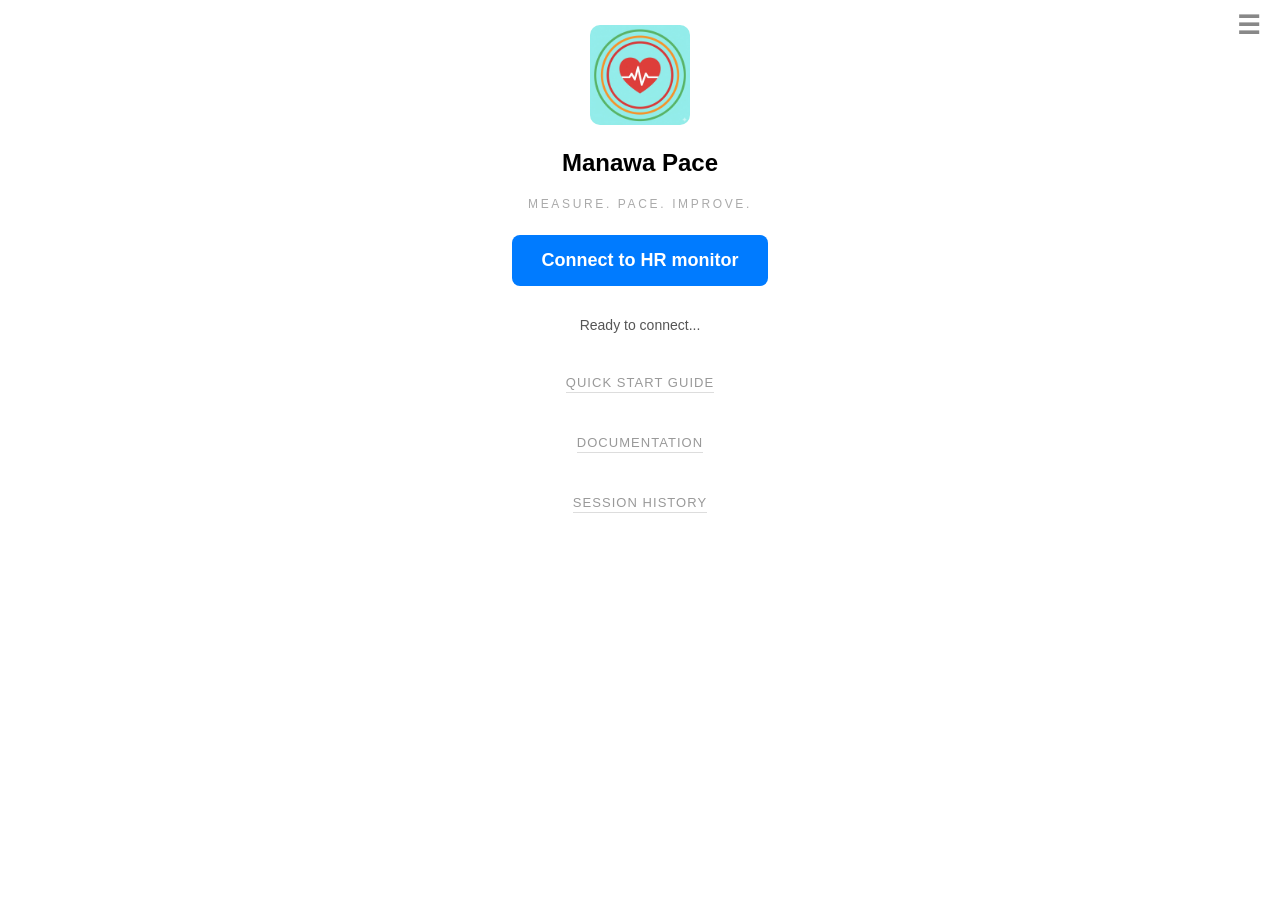
<file: index.html>
<!DOCTYPE html>
<html lang="en">
<head>
    <meta charset="UTF-8">
    <title>Manawa Pace – Heart Rate Pacing & Breathing for Autonomic Health</title>
    <meta name="description" content="Free open-source heart rate pacing and breathing tool, built around the unstable HR patterns of autonomic dysregulation. Relevant to people managing POTS, Long COVID, ME/CFS, Post-Concussion Syndrome, and similar conditions. Connect a Bluetooth chest strap. Measure. Pace. Improve.">
    <meta name="viewport" content="width=device-width, initial-scale=1">
    <meta name="theme-color" content="#000000">
    <meta name="mobile-web-app-capable" content="yes">

    <!-- Canonical -->
    <link rel="canonical" href="https://manawapace.app/">

    <!-- Open Graph -->
    <meta property="og:title" content="Manawa Pace – Heart Rate Pacing & Breathing for Autonomic Health">
    <meta property="og:description" content="Free open-source heart rate pacing and breathing tool, built around the unstable HR patterns of autonomic dysregulation. Relevant to people managing POTS, Long COVID, ME/CFS, Post-Concussion Syndrome, and similar conditions. Connect a Bluetooth chest strap. Measure. Pace. Improve.">
    <meta property="og:type" content="website">
    <meta property="og:url" content="https://manawapace.app/">
    <meta property="og:image" content="https://manawapace.app/og_image.png">
    <meta property="og:image:width" content="1200">
    <meta property="og:image:height" content="630">

    <!-- JSON-LD structured data -->
    <script type="application/ld+json">
    {
      "@context": "https://schema.org",
      "@type": "WebApplication",
      "name": "Manawa Pace",
      "description": "Free open-source heart rate pacing and breathing tool. Visualises HR patterns and supports user-configured exercise pacing. Relevant to people managing autonomic dysregulation, including POTS, Long COVID, ME/CFS, and Post-Concussion Syndrome. Not a medical device; does not diagnose, treat, or prevent any condition.",
      "applicationCategory": "HealthApplication",
      "operatingSystem": ["Android", "Windows", "macOS", "Linux"],
      "url": "https://manawapace.app/",
      "offers": {
        "@type": "Offer",
        "price": "0",
        "priceCurrency": "USD"
      }
    }
    </script>

    <link rel="manifest" href="/manifest.json">
    <link rel="icon" href="icon.png" type="image/png">
    <link rel="stylesheet" href="style.css">
    <link rel="stylesheet" href="summary.css">
</head>
<body>

    <div id="setupUI">
        <img src="icon.png" alt="Manawa Pace logo" />
        <h1>Manawa Pace</h1>
        <p class="app-tagline">Measure. Pace. Improve.</p>
        <button id="connectBtn">Connect to HR monitor</button>
        <p id="log">Ready to connect...</p>
        <div id="setupLinks">
            <a href="quick_start_guide.html">Quick Start Guide</a><br />
            <a href="about.html">Documentation</a><br />
            <a href="history.html">Session History</a>
        </div>
    </div>
    
    <div id="trainingUI">
        <h2 id="heartRateDisplay">--</h2>
        
        <div id="stateIndicatorContainer">
            <div id="stateIndicator" class="state-dot stopped"></div>
            <canvas id="hrGraphCanvas" width="90" height="120"></canvas>
            <svg id="speedometerSVG" viewBox="0 0 200 200" xmlns="http://www.w3.org/2000/svg">
                <line id="speedoNeedle" stroke="white" stroke-width="2" stroke-linecap="round"/>
                <path id="speedoArc" fill="none" stroke="white" stroke-linecap="round"/>
            </svg>
        </div>
        <div id="stateDescription"></div>
        <div id="coherenceDisplay" style="display:none;">
            <div id="coherenceRow">
                <span class="coherence-label"></span>
                <span id="coherenceValue" class="coherence-value">--%</span>
            </div>
            <div id="rfbProgress" style="display:none;">
                <svg width="48" height="48" viewBox="0 0 48 48">
                    <!-- Track ring -->
                    <circle cx="24" cy="24" r="20" fill="none"
                        stroke="#1a3a5c" stroke-width="4"/>
                    <!-- Progress arc — stroke-dasharray=125.66 (2π×20), dashoffset animated by JS -->
                    <circle id="rfbProgressArc" cx="24" cy="24" r="20" fill="none"
                        stroke="#1a7fff" stroke-width="4"
                        stroke-linecap="round"
                        stroke-dasharray="125.66"
                        stroke-dashoffset="125.66"
                        transform="rotate(-90 24 24)"/>
                </svg>
            </div>
        </div>
        
        <div id="restStatsContainer" class="timers-row" style="margin-bottom: 1vh;">
            <div class="stat-block">
                <div id="maxHrDisplay">--</div>
                <div class="timer-label">MAX HR</div>
            </div>
            <div class="stat-block">
                <div id="lagDisplay">--</div>
                <div class="timer-label">RECOVERY LAG</div>
            </div>
        </div>

        <div id="timersContainer">
            <div class="timers-row">
                <div class="timer-block" id="stateTimerBlock">
                    <div id="stateTimerDisplay">00:00</div>
                    <div class="timer-label">STATE</div>
                </div>
                <div class="timer-block">
                    <div id="sessionTimerDisplay">00:00</div>
                    <div class="timer-label">SESSION</div>
                </div>
            </div>
            <div class="timers-row">
                <div class="timer-block" id="activeTotalTimerBlock">
                    <div style="display:flex; align-items:baseline; justify-content:center;">
                        <div id="totalActiveTimerDisplay">00:00</div><span id="targetTimerIcon" style="display:none; font-size:0.45em; margin-left:4px; line-height:1;">𖣠</span>
                    </div>
                    <div class="timer-label" id="activeTotalLabel">ACTIVE TOTAL</div>
                </div>
            </div>
        </div>

        <div id="actionButtonsContainer">
            <button id="manualResetBtn" style="display: none;">&#8634;</button>
            <button id="toggleSessionBtn">Start Session</button>
        </div>
        <div id="activityDisplay"></div>
    </div>

    <!-- Activity selection modal -->
    <div id="activitySelectModal">
        <div id="activitySelectBox">
            <h3>Choose Activity</h3>
            <select id="activitySelectDropdown"></select>
            <div id="activitySelectDesc"></div>
            <div id="activitySelectActions">
                <button id="activitySelectCancelBtn">Cancel</button>
                <button id="activitySelectStartBtn">Start</button>
            </div>
        </div>
    </div>

    <!-- Resonance Breathing time-up modal -->
    <div id="rbTimeUpModal">
        <div id="rbTimeUpModalBox">
            <p>Your resonance breathing time is up.</p>
            <button class="modal-btn" id="rbTimeUpEndBtn">End session</button>
            <button class="modal-btn" id="rbTimeUpExtendBtn">Extend session</button>
        </div>
    </div>

    <!-- Pause / End / Cancel modal -->
    <div id="sessionModal">
        <div id="sessionModalBox">
            <p>What do you want to do?</p>
            <button class="modal-btn" id="modalPauseBtn">Pause</button>
            <button class="modal-btn" id="modalEndBtn">End session</button>
            <button class="modal-btn" id="modalCancelBtn">Cancel</button>
        </div>
    </div>

    <!-- Session Summary modal -->
    <div id="summaryModal">
        <div id="summaryModalBox">
            <h2 class="summary-title">Session Summary</h2>

            <!-- Summary tile injected here by showSummaryModal() via SummaryCard.buildCardHTML() -->
            <div id="summaryCardContainer"></div>

            <textarea id="summaryNotes" placeholder="Notes (optional)…" rows="3"></textarea>

            <div id="summaryError"></div>

            <div id="summaryActions">
                <button id="summaryDiscardBtn">Discard</button>
                <button id="summarySaveBtn">Save session</button>
            </div>
        </div>
    </div>

    <button id="homeBtn" style="display:none;">&#8962;</button>

    <script src="utils.js"></script>
    <script src="summary.js"></script>
    <script src="settings.js"></script>
    <script src="app.js?v=4"></script>
</body>
</html>
</file>
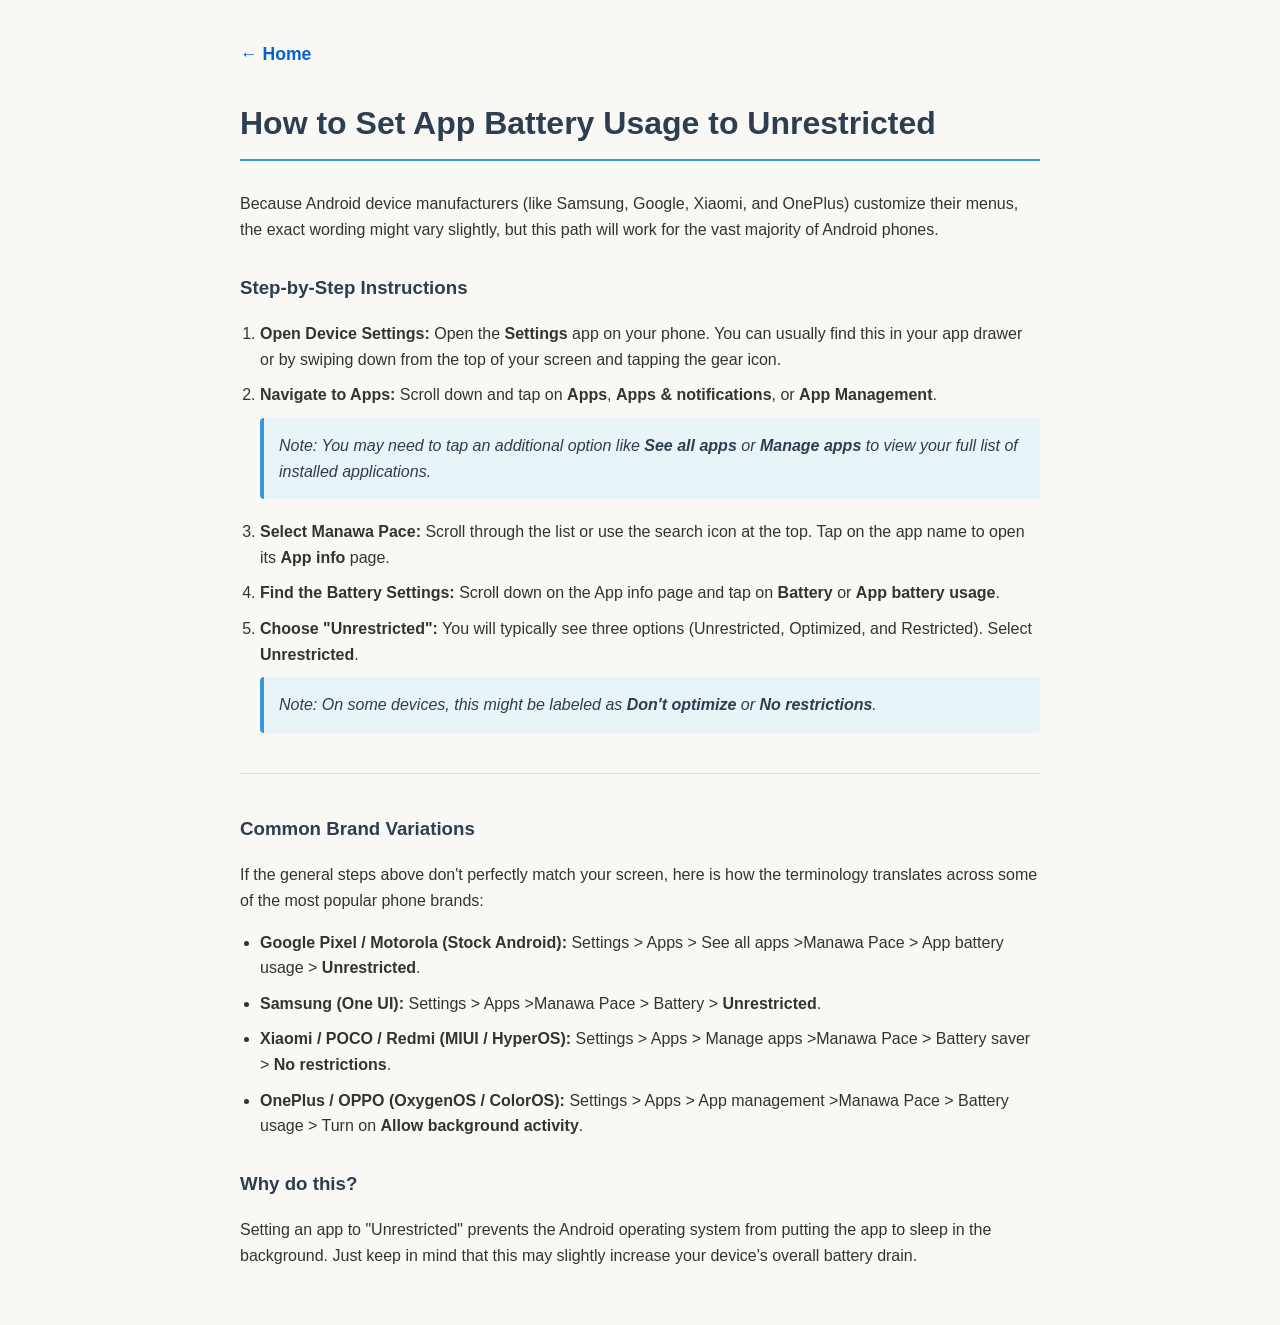
<file: battery_settings_guide.html>
<!DOCTYPE html>
<html lang="en">
<head>
    <meta charset="UTF-8">
    <meta name="viewport" content="width=device-width, initial-scale=1.0">
    <title>Android Battery Settings Guide</title>
    <style>
        body {
            font-family: -apple-system, BlinkMacSystemFont, "Segoe UI", Roboto, Helvetica, Arial, sans-serif;
            line-height: 1.6;
            color: #333;
            max-width: 800px;
            margin: 0 auto;
            padding: 40px 20px;
            background-color: #faf8f5;
        }
        header {
            margin-bottom: 30px;
        }
        .home-link {
            text-decoration: none;
            color: #0066cc;
            font-weight: 600;
            font-size: 1.1em;
        }
        .home-link:hover {
            text-decoration: underline;
        }
        h1, h3 {
            color: #2c3e50;
        }
        h1 {
            border-bottom: 2px solid #3498db;
            padding-bottom: 10px;
            margin-bottom: 30px;
        }
        h3 {
            margin-top: 30px;
        }
        ul, ol {
            padding-left: 20px;
        }
        li {
            margin-bottom: 10px;
        }
        .note-box {
            background-color: #e8f4f8;
            border-left: 4px solid #3498db;
            padding: 15px;
            margin: 10px 0 20px 0;
            border-radius: 4px;
            color: #2c3e50;
            font-style: italic;
        }
        hr {
            border: 0;
            height: 1px;
            background: #ddd;
            margin: 40px 0;
        }
    </style>
</head>
<body>
    <header>
        <a href="index.html" class="home-link">&larr; Home</a>
    </header>
    <h1>How to Set App Battery Usage to Unrestricted</h1>
    <p>Because Android device manufacturers (like Samsung, Google, Xiaomi, and OnePlus) customize their menus, the exact wording might vary slightly, but this path will work for the vast majority of Android phones.</p>

    <h3>Step-by-Step Instructions</h3>
    <ol>
        <li><strong>Open Device Settings:</strong> Open the <strong>Settings</strong> app on your phone. You can usually find this in your app drawer or by swiping down from the top of your screen and tapping the gear icon.</li>
        <li><strong>Navigate to Apps:</strong> Scroll down and tap on <strong>Apps</strong>, <strong>Apps & notifications</strong>, or <strong>App Management</strong>.
            <div class="note-box">Note: You may need to tap an additional option like <strong>See all apps</strong> or <strong>Manage apps</strong> to view your full list of installed applications.</div>
        </li>
        <li><strong>Select Manawa Pace:</strong> Scroll through the list or use the search icon at the top. Tap on the app name to open its <strong>App info</strong> page.</li>
        <li><strong>Find the Battery Settings:</strong> Scroll down on the App info page and tap on <strong>Battery</strong> or <strong>App battery usage</strong>.</li>
        <li><strong>Choose "Unrestricted":</strong> You will typically see three options (Unrestricted, Optimized, and Restricted). Select <strong>Unrestricted</strong>.
            <div class="note-box">Note: On some devices, this might be labeled as <strong>Don't optimize</strong> or <strong>No restrictions</strong>.</div>
        </li>
    </ol>

    <hr>

    <h3>Common Brand Variations</h3>
    <p>If the general steps above don't perfectly match your screen, here is how the terminology translates across some of the most popular phone brands:</p>
    <ul>
        <li><strong>Google Pixel / Motorola (Stock Android):</strong> Settings > Apps > See all apps >Manawa Pace > App battery usage > <strong>Unrestricted</strong>.</li>
        <li><strong>Samsung (One UI):</strong> Settings > Apps >Manawa Pace > Battery > <strong>Unrestricted</strong>.</li>
        <li><strong>Xiaomi / POCO / Redmi (MIUI / HyperOS):</strong> Settings > Apps > Manage apps >Manawa Pace > Battery saver > <strong>No restrictions</strong>.</li>
        <li><strong>OnePlus / OPPO (OxygenOS / ColorOS):</strong> Settings > Apps > App management >Manawa Pace > Battery usage > Turn on <strong>Allow background activity</strong>.</li>
    </ul>

    <h3>Why do this?</h3>
    <p>Setting an app to "Unrestricted" prevents the Android operating system from putting the app to sleep in the background. Just keep in mind that this may slightly increase your device's overall battery drain.</p>

</body>
</html>
</file>
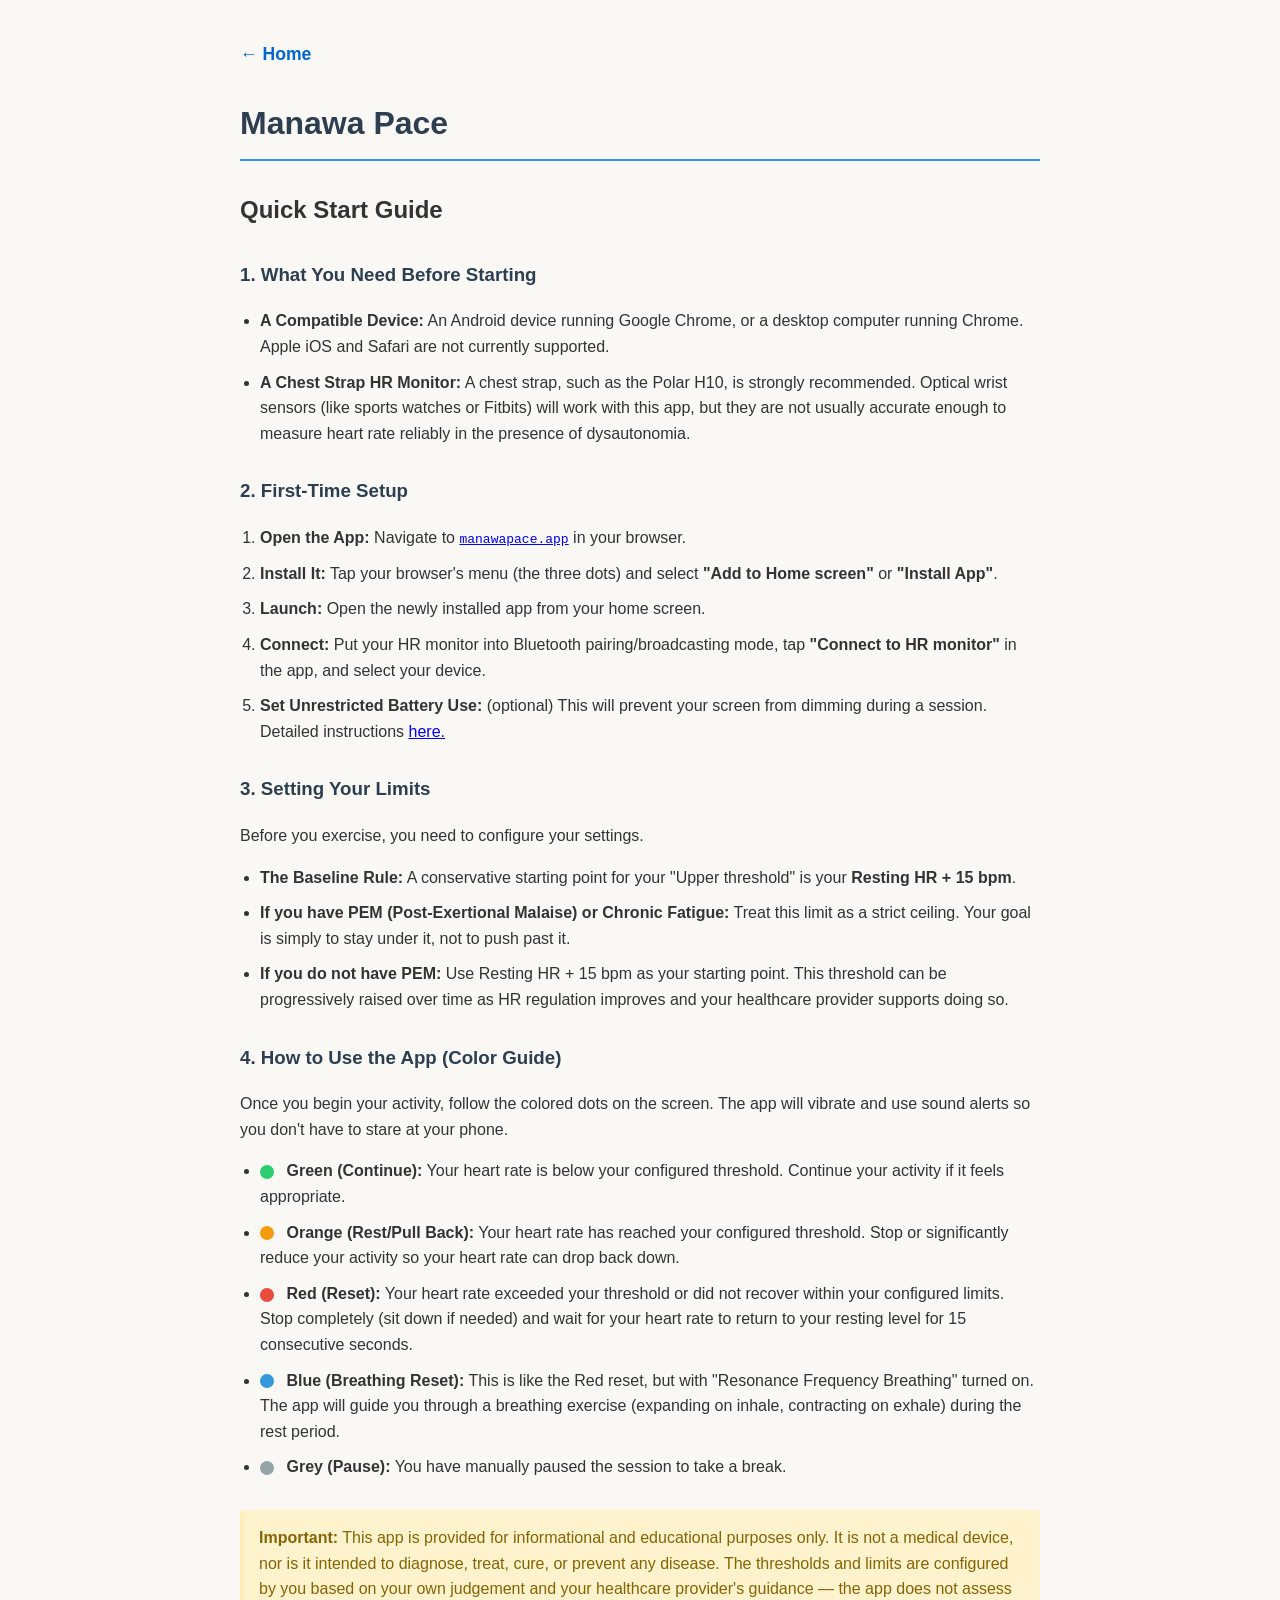
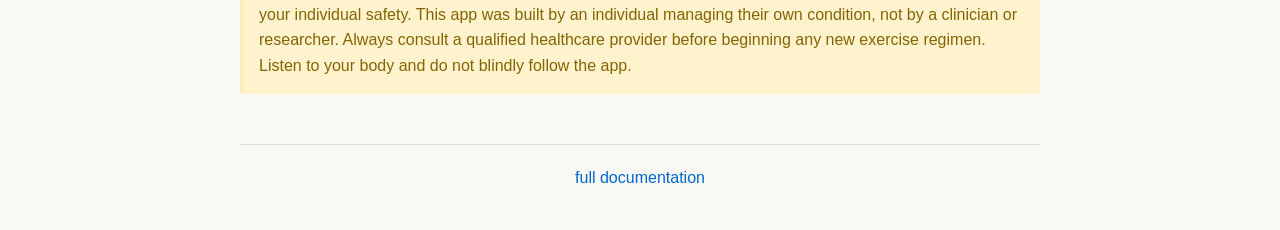
<file: quick_start_guide.html>
<!DOCTYPE html>
<html lang="en">
<head>
    <meta charset="UTF-8">
    <meta name="viewport" content="width=device-width, initial-scale=1.0">
    <link rel="icon" href="icon.png" type="image/png">
    <link rel="apple-touch-icon" href="icon.png">
    
    <title>Manawa Pace — Quick Start Guide</title>
    <style>
        body {
            font-family: -apple-system, BlinkMacSystemFont, "Segoe UI", Roboto, Helvetica, Arial, sans-serif;
            line-height: 1.6;
            color: #333;
            max-width: 800px;
            margin: 0 auto;
            padding: 40px 20px;
            background-color: #faf8f5;
        }
        header {
            margin-bottom: 30px;
        }
        .home-link {
            text-decoration: none;
            color: #0066cc;
            font-weight: 600;
            font-size: 1.1em;
        }
        .home-link:hover {
            text-decoration: underline;
        }
        h1, h3 {
            color: #2c3e50;
        }
        h1 {
            border-bottom: 2px solid #3498db;
            padding-bottom: 10px;
            margin-bottom: 30px;
        }
        h3 {
            margin-top: 30px;
        }
        .dot {
            display: inline-block;
            width: 14px;
            height: 14px;
            border-radius: 50%;
            margin-right: 8px;
            vertical-align: middle;
        }
        .dot-green { background-color: #2ecc71; }
        .dot-orange { background-color: #f39c12; }
        .dot-red { background-color: #e74c3c; }
        .dot-blue { background-color: #3498db; }
        .dot-grey { background-color: #95a5a6; }
        
        ul, ol {
            padding-left: 20px;
        }
        li {
            margin-bottom: 10px;
        }
        .warning-box {
            background-color: #fff3cd;
            border-left: 4px solid #ffeeba;
            padding: 15px;
            margin: 30px 0;
            border-radius: 4px;
            color: #856404;
        }
        footer {
            margin-top: 50px;
            padding-top: 20px;
            border-top: 1px solid #ddd;
            text-align: center;
        }
        footer a {
            text-decoration: none;
            color: #0066cc;
        }
        footer a:hover {
            text-decoration: underline;
        }
    </style>
</head>
<body>
    <header>
        <a href="index.html" class="home-link">&larr; Home</a>
    </header>

    <h1>Manawa Pace</h1>
    <h2>Quick Start Guide</h2>
    <h3>1. What You Need Before Starting</h3>
    <ul>
        <li><strong>A Compatible Device:</strong> An Android device running Google Chrome, or a desktop computer running Chrome. Apple iOS and Safari are not currently supported.</li>
        <li><strong>A Chest Strap HR Monitor:</strong> A chest strap, such as the Polar H10, is strongly recommended. Optical wrist sensors (like sports watches or Fitbits) will work with this app, but they are not usually accurate enough to measure heart rate reliably in the presence of dysautonomia.</li>
    </ul>

    <h3>2. First-Time Setup</h3>
    <ol>
        <li><strong>Open the App:</strong> Navigate to <a href="https://manawapace.app/"><code>manawapace.app</code></a> in your browser.</li>
        <li><strong>Install It:</strong> Tap your browser's menu (the three dots) and select <strong>"Add to Home screen"</strong> or <strong>"Install App"</strong>.</li>
        <li><strong>Launch:</strong> Open the newly installed app from your home screen.</li>
        <li><strong>Connect:</strong> Put your HR monitor into Bluetooth pairing/broadcasting mode, tap <strong>"Connect to HR monitor"</strong> in the app, and select your device.</li>
        <li><strong>Set Unrestricted Battery Use:</strong> (optional) This will prevent your screen from dimming during a session. Detailed instructions <a href="https://manawapace.app/battery_settings_guide.html">here.</a></li>
    </ol>

    <h3>3. Setting Your Limits</h3>
    <p>Before you exercise, you need to configure your settings.</p>
    <ul>
        <li><strong>The Baseline Rule:</strong> A conservative starting point for your "Upper threshold" is your <strong>Resting HR + 15 bpm</strong>.</li>
        <li><strong>If you have PEM (Post-Exertional Malaise) or Chronic Fatigue:</strong> Treat this limit as a strict ceiling. Your goal is simply to stay under it, not to push past it.</li>
        <li><strong>If you do not have PEM:</strong> Use Resting HR + 15 bpm as your starting point. This threshold can be progressively raised over time as HR regulation improves and your healthcare provider supports doing so.</li>
    </ul>

    <h3>4. How to Use the App (Color Guide)</h3>
    <p>Once you begin your activity, follow the colored dots on the screen. The app will vibrate and use sound alerts so you don't have to stare at your phone.</p>
    <ul>
        <li><span class="dot dot-green"></span> <strong>Green (Continue):</strong> Your heart rate is below your configured threshold. Continue your activity if it feels appropriate.</li>
        <li><span class="dot dot-orange"></span> <strong>Orange (Rest/Pull Back):</strong> Your heart rate has reached your configured threshold. Stop or significantly reduce your activity so your heart rate can drop back down.</li>
        <li><span class="dot dot-red"></span> <strong>Red (Reset):</strong> Your heart rate exceeded your threshold or did not recover within your configured limits. Stop completely (sit down if needed) and wait for your heart rate to return to your resting level for 15 consecutive seconds.</li>
        <li><span class="dot dot-blue"></span> <strong>Blue (Breathing Reset):</strong> This is like the Red reset, but with "Resonance Frequency Breathing" turned on. The app will guide you through a breathing exercise (expanding on inhale, contracting on exhale) during the rest period.</li>
        <li><span class="dot dot-grey"></span> <strong>Grey (Pause):</strong> You have manually paused the session to take a break.</li>
    </ul>

    <div class="warning-box">
        <strong>Important:</strong> This app is provided for informational and educational purposes only. It is not a medical device, nor is it intended to diagnose, treat, cure, or prevent any disease. The thresholds and limits are configured by you based on your own judgement and your healthcare provider's guidance — the app does not assess your individual safety. This app was built by an individual managing their own condition, not by a clinician or researcher. Always consult a qualified healthcare provider before beginning any new exercise regimen. Listen to your body and do not blindly follow the app.
    </div>

    <footer>
        <a href="about.html">full documentation</a>
    </footer>
</body>
</html>
</file>
<file: style.css>
body { font-family: sans-serif; text-align: center; margin: 0; background-color: white; transition: background-color 0.3s; overscroll-behavior-y: none;
-webkit-user-select: none;
  user-select: none;
  touch-action: manipulation; /* disables double-tap zoom */
} 
button { cursor: pointer; border: none; font-weight: bold; }

#setupUI { 
    margin-top: 25px; 
    margin-bottom: 10px; 
}
#setupUI h1 { font-size: 1.5em; margin: 0.83em 0; }
#setupUI img { 
    width: 100px;
    height: 100px;
    border-radius: 10px; 
}
.app-tagline {
    font-size: 12px;
    letter-spacing: 0.22em;
    color: #aaa;
    text-transform: uppercase;
    margin: 0 0 24px;
    font-: normal;
}
#connectBtn { padding: 15px 30px; font-size: 18px; border-radius: 8px; background: #007bff; color: white; }
#log { margin-top: 30px; color: #555; font-size: 14px; padding: 0 20px; word-wrap: break-word; line-height: 1.4; }
.error { color: red; font-weight: bold; }

#aboutLink {
    display: inline-block;
    margin-top: 40px;
    font-size: 13px;
    color: #999;
    text-decoration: none;
    letter-spacing: 0.08em;
    text-transform: uppercase;
    border-bottom: 1px solid #ddd;
    padding-bottom: 2px;
    transition: color 0.2s, border-color 0.2s;
}
#aboutLink:hover { color: #007bff; border-color: #007bff; }

#homeBtn {
    position: fixed;
    top: 10px; left: 12px;
    z-index: 200;
    background: transparent;
    color: #888;
    font-size: 26px;
    padding: 2px 8px;
    border-radius: 6px;
    line-height: 1;
    transition: color 0.2s;
}
#homeBtn:hover { color: white; }

#trainingUI { display: none; }

body.connected { background-color: black; color: white; }
body.connected #setupUI { display: none; }
body.connected #trainingUI {
    display: flex; flex-direction: column; align-items: center; justify-content: flex-start;
    height: 100vh; padding-top: 2vh; box-sizing: border-box;
}

#heartRateDisplay { font-size: 25vw; margin: 0; line-height: 1; }

#stateIndicatorContainer {
    position: relative;
    width: 200px;
    height: 200px;
    margin-top: calc(3vh - 20px);
    margin-right: 0;
    margin-bottom: calc(3vh - 40px);
    margin-left: 0;
    flex-shrink: 0;
}

/* HR history graph — 90×120 canvas centred on the 120×120 state dot.
   Dot centre in the 200×200 container = (100, 100).
   Canvas left = 100 − 45 = 55px, top = 100 − 60 = 40px. */
#hrGraphCanvas {
    position: absolute;
    left: 55px;
    top: 40px;
    pointer-events: none;
    z-index: 1;
}

#speedometerSVG {
    position: absolute;
    top: 0; left: 0;
    width: 200px; height: 200px;
    pointer-events: none;
}

.state-dot {
    position: absolute;
    top: 40px; left: 40px;
    width: 120px; height: 120px; border-radius: 50%; transition: background-color 0.3s;
}
.state-dot.stopped { background-color: #333333; }
.state-dot.active { background-color: #28a745; }
.state-dot.rest { background-color: #fd7e14; }
.state-dot.reset { background-color: #dc3545; }
.state-dot.reset-rfb { background-color: #1a7fff; }
.state-dot.reset-hrv { background-color: #7c3aed; }
.state-dot.pause { background-color: #888888; }

@keyframes reconnect-pulse {
    0%, 100% { opacity: 1; transform: scale(1); }
    50% { opacity: 0.35; transform: scale(0.88); }
}
.state-dot.reconnecting {
    animation: reconnect-pulse 1.2s ease-in-out infinite;
}

#stateDescription {
    font-size: 18px; 
    color: #aaaaaa;
    height: 4vh;
    display: flex;
    align-items: center;
    justify-content: center;
    margin-top: -1vh; 
    margin-bottom: 4px;
}

#coherenceDisplay {
    display: flex;
    flex-direction: column;
    align-items: center;
    justify-content: center;
    gap: 3px;
    min-height: 3vh;
    margin-bottom: 12px;
}
#coherenceRow, #asiRow {
    display: flex;
    align-items: baseline;
    justify-content: center;
    gap: 8px;
}
#rfbProgress {
    align-items: center;
    justify-content: center;
    opacity: 0.9;
}
.coherence-label {
    font-size: 10px;
    letter-spacing: 0.14em;
    color: #555;
    font-family: sans-serif;
    text-transform: uppercase;
}
.coherence-value {
    font-family: monospace;
    font-size: 18px;
    font-weight: bold;
    transition: color 0.6s;
}

/* New Stats Block (80% of Timer size) */
.stat-block { 
    display: flex; 
    flex-direction: column; 
    align-items: center; 
    font-family: monospace; 
    font-size: 9.6vw; 
    color: #ddd; 
}

.stat-block .long-time { font-size: 6vw; }

#timersContainer {
    display: flex; 
    flex-direction: column; 
    align-items: center;
    width: 100%;
    margin-bottom: 4vh; 
}

.timers-row {
    display: flex; 
    justify-content: space-around; 
    width: 90%;
    margin-bottom: 2vh; 
}

.timer-block { 
    display: flex; 
    flex-direction: column; 
    align-items: center; 
    font-family: monospace; 
    font-size: 12vw; 
}

.timer-block .long-time { font-size: 7.5vw; }

.timer-label { 
    font-size: 3vw; 
    color: #888; 
    font-family: sans-serif; 
    margin-top: -5px; 
    letter-spacing: 1px; 
}

/* Action Buttons Grid */
#actionButtonsContainer {
    display: flex;
    justify-content: center;
    align-items: stretch; 
    gap: 15px; 
    width: 90%;
    max-width: 400px;
    margin-bottom: 2vh;
}

#manualResetBtn {
    width: 64px; 
    flex-shrink: 0;
    font-size: 32px; 
    border-radius: 12px;
    background: #dc3545; 
    color: white;
    display: flex;
    justify-content: center;
    align-items: center;
    padding-bottom: 4px; 
}
#manualResetBtn.rfb { background: #1a7fff; transition: background 0.3s; }

#toggleSessionBtn {
    padding: 20px 0; 
    flex-grow: 1; 
    font-size: 24px; 
    border-radius: 12px;
    background: #28a745; 
    color: white;
}
#toggleSessionBtn.running { background: #dc3545; }
#toggleSessionBtn.running.paused { background: #28a745; }

/* Pause / End / Cancel modal */
#sessionModal {
    display: none;
    position: fixed;
    inset: 0;
    background: rgba(0,0,0,0.75);
    z-index: 100;
    align-items: center;
    justify-content: center;
}
#sessionModal.visible { display: flex; }
#sessionModalBox {
    background: #1a1a1a;
    border: 1px solid #444;
    border-radius: 16px;
    padding: 28px 24px 20px;
    width: 82vw;
    max-width: 340px;
    display: flex;
    flex-direction: column;
    gap: 12px;
}
#sessionModalBox p {
    margin: 0 0 4px;
    font-size: 18px;
    color: #ddd;
    text-align: center;
}
.modal-btn {
    width: 100%;
    padding: 16px 0;
    font-size: 20px;
    border-radius: 10px;
    color: white;
}
#modalPauseBtn  { background: #888888; }
#modalEndBtn    { background: #dc3545; }
#modalCancelBtn { background: #444444; }

/* ─── Resonance Breathing time-up modal ──────────────────────────────────── */
#rbTimeUpModal {
    display: none;
    position: fixed;
    inset: 0;
    background: rgba(0,0,0,0.75);
    z-index: 100;
    align-items: center;
    justify-content: center;
}
#rbTimeUpModal.visible { display: flex; }
#rbTimeUpModalBox {
    background: #1a1a1a;
    border: 1px solid #1a7fff;
    border-radius: 16px;
    padding: 28px 24px 20px;
    width: 82vw;
    max-width: 340px;
    display: flex;
    flex-direction: column;
    gap: 12px;
}
#rbTimeUpModalBox p {
    margin: 0 0 4px;
    font-size: 18px;
    color: #ddd;
    text-align: center;
}
#rbTimeUpEndBtn    { background: #dc3545; }
#rbTimeUpExtendBtn { background: #1a7fff; }

/* ─── Setup links ─────────────────────────────────────────────────────────── */
#setupLinks {
    margin-top: 40px;
    display: flex;
    flex-direction: column;
    align-items: center;
    gap: 12px;
}
#setupLinks a {
    display: inline-block;
    font-size: 13px;
    color: #999;
    text-decoration: none;
    letter-spacing: 0.08em;
    text-transform: uppercase;
    border-bottom: 1px solid #ddd;
    padding-bottom: 2px;
    transition: color 0.2s, border-color 0.2s;
}
#setupLinks a:hover { color: #007bff; border-color: #007bff; }

/* ─── Session Summary Modal ───────────────────────────────────────────────── */
#summaryModal {
    display: none;
    position: fixed;
    inset: 0;
    background: rgba(0,0,0,0.88);
    z-index: 200;
    align-items: flex-start;
    justify-content: center;
    overflow-y: auto;
    padding: 16px 0 32px;
}
#summaryModal.visible { display: flex; }

#summaryModalBox {
    background: #111;
    border: 1px solid #333;
    border-radius: 18px;
    padding: 20px 16px 16px;
    width: 92vw;
    max-width: 420px;
    display: flex;
    flex-direction: column;
    gap: 10px;
}

.summary-title {
    margin: 0 0 4px;
    font-size: 20px;
    color: #eee;
    text-align: center;
    font-weight: 700;
}

/* summaryCardContainer holds the injected session-card tile */
#summaryCardContainer .session-card {
    /* Slightly larger stat text in modal context for readability */
    --modal-stat-font: 16px;
}
#summaryCardContainer .stat-item span { font-size: 16px; }

#summaryNotes {
    width: 100%;
    box-sizing: border-box;
    background: #1a1a1a;
    border: 1px solid #333;
    border-radius: 10px;
    color: #ccc;
    font-size: 15px;
    padding: 10px 12px;
    resize: none;
    font-family: sans-serif;
}
#summaryNotes::placeholder { color: #555; }
#summaryNotes:focus { outline: none; border-color: #555; }

#summaryError {
    display: none;
    padding: 10px 12px;
    border-radius: 8px;
    font-size: 13px;
    line-height: 1.5;
}
#summaryError.summary-warning {
    display: block;
    background: #1c1800;
    border: 1px solid #4a3a00;
    color: #ffc107;
}
#summaryError.summary-error {
    display: block;
    background: #1e0808;
    border: 1px solid #4a1515;
    color: #f08080;
}

#summaryActions {
    display: flex;
    gap: 10px;
}
#summaryDiscardBtn {
    flex: 1;
    padding: 16px 0;
    font-size: 17px;
    border-radius: 10px;
    background: #333;
    color: #aaa;
    border: none;
    cursor: pointer;
    font-weight: 600;
}
#summarySaveBtn {
    flex: 2;
    padding: 16px 0;
    font-size: 17px;
    border-radius: 10px;
    background: #28a745;
    color: white;
    border: none;
    cursor: pointer;
    font-weight: 700;
}
#summarySaveBtn:active { background: #218838; }

/* ─── Activity Select Modal ───────────────────────────────────────────────── */
#activitySelectModal {
    display: none;
    position: fixed;
    inset: 0;
    background: rgba(0,0,0,0.82);
    z-index: 100;
    align-items: center;
    justify-content: center;
}
#activitySelectModal.visible { display: flex; }
#activitySelectBox {
    background: #1a1a1a;
    border: 1px solid #444;
    border-radius: 16px;
    padding: 24px 20px 20px;
    width: 84vw;
    max-width: 360px;
    display: flex;
    flex-direction: column;
    gap: 14px;
}
#activitySelectBox h3 {
    margin: 0;
    font-size: 17px;
    color: #ddd;
    text-align: center;
    font-weight: 700;
    letter-spacing: 0.04em;
}
#activitySelectDropdown {
    width: 100%;
    background: #252525;
    border: 1px solid #444;
    border-radius: 10px;
    color: white;
    font-size: 16px;
    padding: 10px 12px;
    box-sizing: border-box;
}
#activitySelectDropdown:focus { outline: none; border-color: #4af; }
#activitySelectDesc {
    font-size: 13px;
    color: #999;
    font-style: italic;
    line-height: 1.5;
    padding: 8px 10px;
    background: #111;
    border-radius: 8px;
    border-left: 2px solid #333;
    display: none;
}
#activitySelectActions { display: flex; gap: 10px; }
#activitySelectCancelBtn {
    flex: 1;
    padding: 14px 0;
    font-size: 17px;
    border-radius: 10px;
    background: #333;
    color: #aaa;
    border: none;
    cursor: pointer;
    font-weight: 600;
}
#activitySelectStartBtn {
    flex: 2;
    padding: 14px 0;
    font-size: 17px;
    border-radius: 10px;
    background: #28a745;
    color: white;
    border: none;
    cursor: pointer;
    font-weight: 700;
}
#activitySelectStartBtn:active { background: #218838; }

/* ─── Activity Display (below pause button) ───────────────────────────────── */
#activityDisplay {
    display: none;
    font-size: 13px;
    color: #666;
    letter-spacing: 0.08em;
    text-transform: uppercase;
    text-align: center;
    margin-top: 8px;
    padding: 4px 16px;
    border-radius: 20px;
    background: rgba(255,255,255,0.04);
    border: 1px solid #2a2a2a;
    max-width: 260px;
}

/* ─── Resonance Breathing layout adjustments ─────────────────────────────── */
#stateDescription.rb-mode {
    margin-top: 2vh;
}
</file>
<file: summary.css>
/* summary.css — Shared session tile / card styles.
   Loaded by both index.html (main app) and history.html (history page).
   ─────────────────────────────────────────────────────────────────────── */

/* ── Session card tile ── */
.session-card {
    background: #1a1a1a; border-radius: 14px; overflow: hidden; border: 1px solid #222;
}
.session-card-header {
    display: flex; align-items: center; justify-content: space-between;
    padding: 14px 16px; cursor: pointer; user-select: none;
}
.session-card-header:active { background: #222; }
.session-header-left { display: flex; flex-direction: column; gap: 3px; }
.session-date { font-size: 15px; color: #eee; font-weight: 600; }

/* ── Chips ── */
.session-chips { display: flex; gap: 6px; flex-wrap: wrap; margin-top: 2px; }
.chip {
    font-size: 11px; padding: 2px 8px; border-radius: 20px;
    font-weight: 600; letter-spacing: 0.03em;
}
.chip-duration   { background: #1e1e2e; color: #888; border: 1px solid #333; }
.chip-active     { background: #0d2b14; color: #28a745; border: 1px solid #1a4726; }
.chip-resets     { background: #2b1010; color: #dc3545; border: 1px solid #4a1515; }
.chip-activity   { background: #0e1e30; color: #4af; border: 1px solid #1a3a55; }
.chip-hrv        { background: #1a0e2e; color: #a78bfa; border: 1px solid #3d1f7a; }
.chip-hrv-index  { background: #1a0e2e; color: #7c3aed; border: 1px solid #3d1f7a; font-weight: 700; }
.chip-rfb        { background: #0a1828; color: #4af; border: 1px solid #1a3a55; }
.chip-rfb-index  { background: #0a1828; color: #1a7fff; border: 1px solid #1a3a55; font-weight: 700; }
.chip-target     { background: #0d2010; color: #4caf50; border: 1px solid #1a4726; font-weight: 700; }

/* ── Chevron toggle ── */
.session-chevron { color: #555; font-size: 18px; transition: transform 0.2s; flex-shrink: 0; }
.session-card.open .session-chevron { transform: rotate(90deg); }

/* ── Collapsible detail panel ── */
.session-detail { display: none; padding: 0 16px 16px; }
.session-card.open .session-detail { display: block; }

/* ── Notes ── */
.notes-row {
    display: flex; align-items: flex-start; gap: 8px;
    margin-bottom: 12px;
}
.notes-text {
    flex: 1;
    font-size: 13px; color: #888; font-style: italic;
    line-height: 1.5; padding: 8px 10px;
    background: #111; border-radius: 8px;
    border-left: 2px solid #2a2a2a;
    min-height: 36px;
}
.notes-text.empty { color: #3a3a3a; }
.notes-edit-btn {
    flex-shrink: 0;
    width: 32px; height: 32px; margin-top: 2px;
    background: #1c1c1c; border: 1px solid #2a2a2a;
    border-radius: 7px; color: #555; font-size: 14px;
    cursor: pointer; display: flex; align-items: center; justify-content: center;
    transition: color 0.2s, border-color 0.2s, background 0.2s;
}
.notes-edit-btn:hover { color: #4af; border-color: #4af; background: #0e1e30; }
.notes-editor { margin-bottom: 12px; }
.notes-edit-area {
    width: 100%; background: #111; border: 1px solid #4af;
    border-radius: 8px; color: #ccc; font-size: 13px;
    padding: 8px 10px; resize: none; font-family: sans-serif;
    line-height: 1.5; box-sizing: border-box; margin-bottom: 8px;
}
.notes-edit-area:focus { outline: none; }
.notes-save-row { display: flex; gap: 8px; }
.notes-save-btn {
    padding: 6px 14px; background: #1a3a20; color: #28a745;
    border: 1px solid #1a4726; border-radius: 6px;
    font-size: 13px; font-weight: 600; cursor: pointer;
}
.notes-cancel-btn {
    padding: 6px 12px; background: #222; color: #666;
    border: 1px solid #333; border-radius: 6px; font-size: 13px; cursor: pointer;
}

/* ── Stat groups ── */
.stat-group { margin-bottom: 14px; }
.stat-group-label {
    font-size: 11px; color: #555; letter-spacing: 0.08em; text-transform: uppercase;
    margin-bottom: 8px; padding-bottom: 4px; border-bottom: 1px solid #222;
}
.active-label   { color: #28a745; }
.recovery-label { color: #fd7e14; }
.lag-label      { color: #17a2b8; }
.session-label  { color: #777; }
.target-label   { color: #4caf50; }
.settings-label { color: #888; }
.rfb-label      { color: #1a7fff; }
.hrv-label      { color: #7c3aed; }
.hrv-variability-label { color: #7c3aed; }

.stat-row { display: grid; grid-template-columns: repeat(3, 1fr); gap: 6px; margin-bottom: 4px; }
.stat-item { display: flex; flex-direction: column; align-items: center; text-align: center; }
.stat-item span { font-family: monospace; font-size: 15px; color: #ccc; }
.stat-item label {
    font-size: 10px; color: #555; text-transform: uppercase;
    letter-spacing: 0.04em; margin-top: 1px;
}

.settings-summary { font-size: 12px; color: #555; line-height: 1.8; margin-top: 6px; font-family: monospace; }

.hrv-card-short-note {
    font-size: 11px; color: #a78bfa; margin-top: 10px;
    padding-top: 8px; border-top: 1px solid #2a2a2a;
    text-align: center; line-height: 1.5;
}
.ectopic-note {
    font-size: 11px; color: #92400e; margin-top: 10px;
    padding-top: 8px; border-top: 1px solid #2a2a2a;
    text-align: center; line-height: 1.5;
}

/* ── Action buttons inside card ── */
.session-graph-btn {
    display: block; width: 100%; margin-top: 8px;
    padding: 10px; background: #0d1e2e; border: 1px solid #1a3a50;
    border-radius: 8px; color: #4af; font-size: 13px; font-weight: 600;
    cursor: pointer; text-align: center;
}
.session-graph-btn:active { background: #122b40; }

.session-delete-btn {
    display: block; width: 100%; margin-top: 12px;
    padding: 10px; background: #1e0808; border: 1px solid #3a1010;
    border-radius: 8px; color: #dc3545; font-size: 13px; font-weight: 600;
    cursor: pointer; text-align: center;
}
.session-delete-btn:active { background: #2b0f0f; }

/* ── HRV Variability row ── */
.hrv-var-row {
    display: flex; justify-content: space-between; align-items: baseline;
    padding: 3px 0;
}
.hrv-var-key {
    font-size: 10px; color: #555;
    text-transform: uppercase; letter-spacing: 0.06em;
}
.hrv-var-val {
    font-family: monospace; font-size: 14px; color: #ccc;
}
</file>
